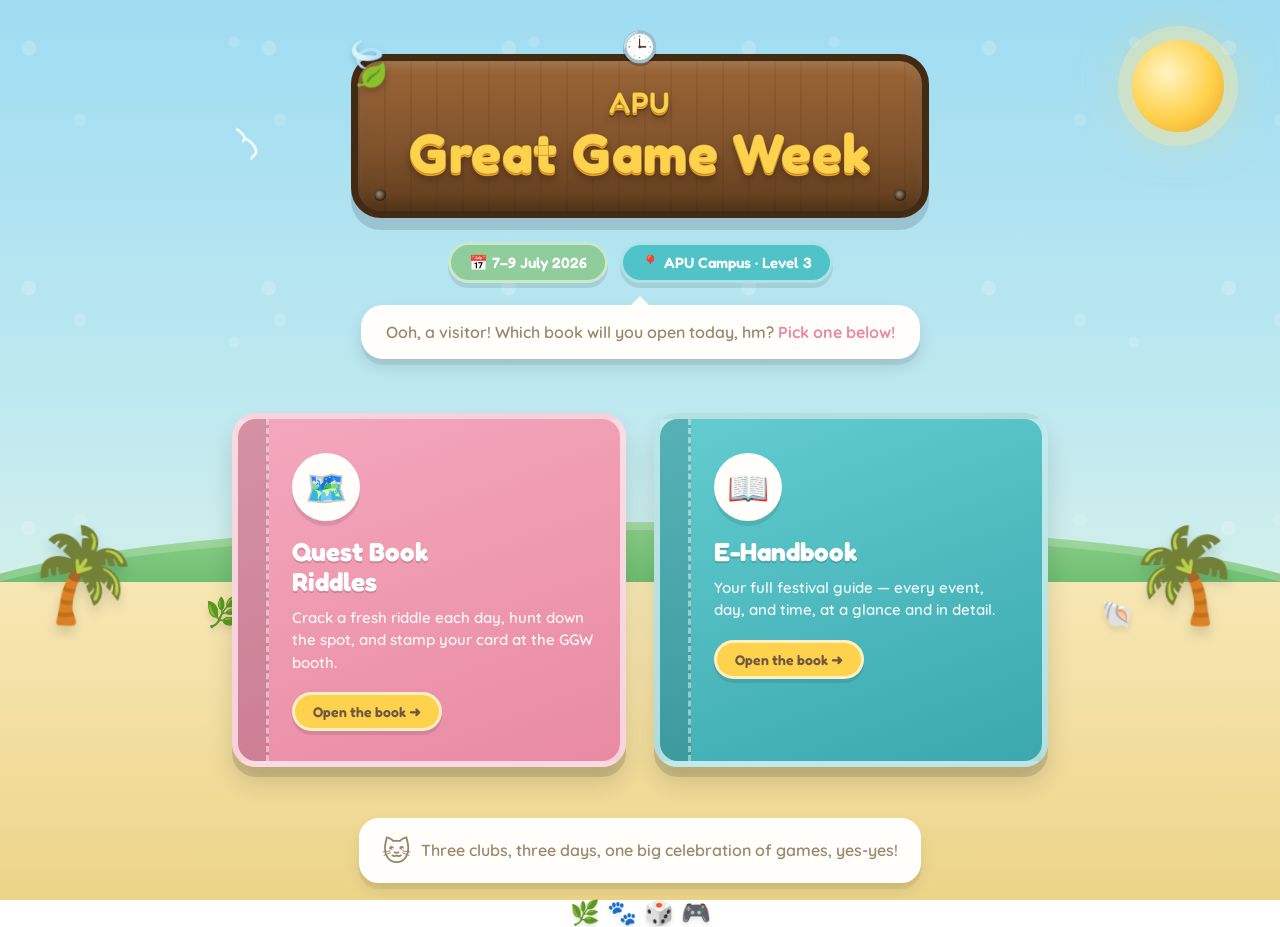
<file: index.html>
<!DOCTYPE html>
<html lang="en">
<head>
  <meta charset="UTF-8" />
  <meta name="viewport" content="width=device-width, initial-scale=1.0" />
  <meta name="theme-color" content="#9fdcf2" />
  <meta name="description" content="APU Great Game Week 2026 — 7 to 9 July at APU Campus. Quest book riddles, esports, board games, and game dev showcases." />
  <title>APU Great Game Week 2026</title>
  <link rel="preconnect" href="https://fonts.googleapis.com" />
  <link rel="preconnect" href="https://fonts.gstatic.com" crossorigin />
  <link href="https://fonts.googleapis.com/css2?family=Fredoka:wght@400;500;600;700&family=Quicksand:wght@500;600;700&display=swap" rel="stylesheet" />
  <link rel="stylesheet" href="styles.css" />
</head>
<body>
  <div class="sky"></div>
  <div class="bg-motifs" aria-hidden="true"></div>
  <div class="clouds" aria-hidden="true">
    <span class="cloud cloud-1">☁️</span>
    <span class="cloud cloud-2">☁️</span>
    <span class="cloud cloud-3">☁️</span>
  </div>
  <div class="sun" aria-hidden="true"></div>
  <div class="birds" aria-hidden="true">
    <span class="bird bird-1"></span>
    <span class="bird bird-2"></span>
  </div>

  <div class="island" aria-hidden="true">
    <div class="sand"></div>
    <span class="palm palm-left">🌴</span>
    <span class="palm palm-right">🌴</span>
    <span class="tuft tuft-1">🌿</span>
    <span class="tuft tuft-2">🌱</span>
    <span class="tuft tuft-3">🌷</span>
    <span class="tuft tuft-4">🐚</span>
    <span class="tuft tuft-5">🌼</span>
  </div>

  <header class="hero">
    <div class="sign">
      <span class="sign-leaf">🍃</span>
      <span class="sign-clock">🕒</span>
      <h1 class="sign-title">APU<br /><span class="sign-title-big">Great Game Week</span></h1>
      <span class="sign-bolt sign-bolt-l"></span>
      <span class="sign-bolt sign-bolt-r"></span>
    </div>
    <div class="hero-tags">
      <span class="tag tag-date">📅 7&ndash;9 July 2026</span>
      <span class="tag tag-place">📍 APU Campus &middot; Level 3</span>
    </div>
    <div class="bubble">
      <p class="hero-sub">Ooh, a visitor! Which book will you open today, hm? <b>Pick one below!</b></p>
    </div>
  </header>

  <main class="choices">
    <a class="choice choice-quest" href="quests.html">
      <span class="choice-icon">🗺️</span>
      <span class="choice-title">Quest Book<br />Riddles</span>
      <span class="choice-desc">Crack a fresh riddle each day, hunt down the spot, and stamp your card at the GGW booth.</span>
      <span class="choice-cta">Open the book ➜</span>
    </a>
    <a class="choice choice-hand" href="handbook.html">
      <span class="choice-icon">📖</span>
      <span class="choice-title">E-Handbook</span>
      <span class="choice-desc">Your full festival guide &mdash; every event, day, and time, at a glance and in detail.</span>
      <span class="choice-cta">Open the book ➜</span>
    </a>
  </main>

  <footer class="footer">
    <div class="footer-tip">
      <span class="footer-villager">🐱</span>
      <p>Three clubs, three days, one big celebration of games, yes-yes!</p>
    </div>
    <div class="footer-logos">🌿 🐾 🎲 🎮</div>
  </footer>
</body>
</html>
</file>
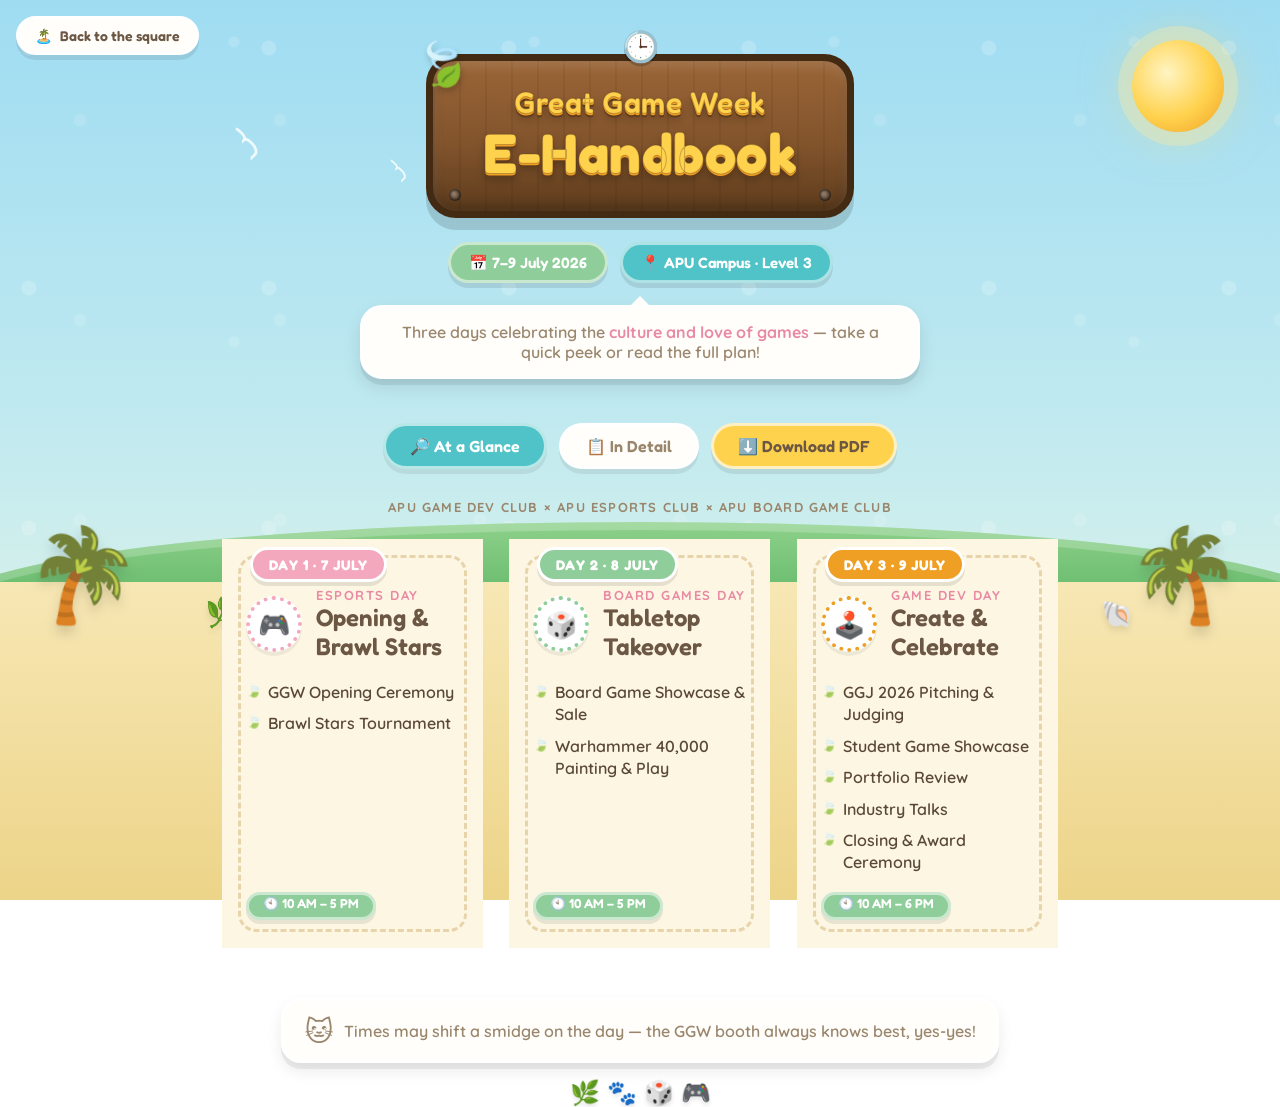
<file: handbook.html>
<!DOCTYPE html>
<html lang="en">
<head>
  <meta charset="UTF-8" />
  <meta name="viewport" content="width=device-width, initial-scale=1.0" />
  <meta name="theme-color" content="#9fdcf2" />
  <title>Great Game Week E-Handbook</title>
  <link rel="preconnect" href="https://fonts.googleapis.com" />
  <link rel="preconnect" href="https://fonts.gstatic.com" crossorigin />
  <link href="https://fonts.googleapis.com/css2?family=Fredoka:wght@400;500;600;700&family=Quicksand:wght@500;600;700&display=swap" rel="stylesheet" />
  <link rel="stylesheet" href="styles.css" />
</head>
<body>
  <div class="sky"></div>
  <div class="bg-motifs" aria-hidden="true"></div>
  <div class="clouds" aria-hidden="true">
    <span class="cloud cloud-1">☁️</span>
    <span class="cloud cloud-2">☁️</span>
    <span class="cloud cloud-3">☁️</span>
  </div>
  <div class="sun" aria-hidden="true"></div>
  <div class="birds" aria-hidden="true">
    <span class="bird bird-1"></span>
    <span class="bird bird-2"></span>
  </div>

  <div class="island" aria-hidden="true">
    <div class="sand"></div>
    <span class="palm palm-left">🌴</span>
    <span class="palm palm-right">🌴</span>
    <span class="tuft tuft-1">🌿</span>
    <span class="tuft tuft-2">🌱</span>
    <span class="tuft tuft-3">🌷</span>
    <span class="tuft tuft-4">🐚</span>
    <span class="tuft tuft-5">🌼</span>
  </div>

  <a class="back-link" href="index.html"><span>🏝️</span> Back to the square</a>

  <header class="hero">
    <div class="sign">
      <span class="sign-leaf">🍃</span>
      <span class="sign-clock">🕒</span>
      <h1 class="sign-title">Great Game Week<br /><span class="sign-title-big">E-Handbook</span></h1>
      <span class="sign-bolt sign-bolt-l"></span>
      <span class="sign-bolt sign-bolt-r"></span>
    </div>
    <div class="hero-tags">
      <span class="tag tag-date">📅 7&ndash;9 July 2026</span>
      <span class="tag tag-place">📍 APU Campus &middot; Level 3</span>
    </div>
    <div class="bubble">
      <p class="hero-sub">Three days celebrating the <b>culture and love of games</b> &mdash; take a quick peek or read the full plan!</p>
    </div>
  </header>

  <main class="handbook">
    <div class="tabs">
      <button class="tab-btn active" data-panel="glance" type="button">🔎 At a Glance</button>
      <button class="tab-btn" data-panel="detail" type="button">📋 In Detail</button>
      <a class="pdf-btn" href="handbook.pdf" download="GGW-2026-E-Handbook.pdf">⬇️ Download PDF</a>
    </div>

    <section id="glance" class="panel active">
      <p class="crew">APU Game Dev Club &times; APU Esports Club &times; APU Board Game Club</p>
      <div class="glance-grid">
        <article class="card day-esports">
          <span class="card-day">Day 1 &middot; 7 July</span>
          <div class="card-head">
            <span class="card-badge">🎮</span>
            <div>
              <div class="card-sub">Esports Day</div>
              <div class="card-title">Opening &amp; Brawl Stars</div>
            </div>
          </div>
          <ul class="event-list">
            <li>GGW Opening Ceremony</li>
            <li>Brawl Stars Tournament</li>
          </ul>
          <span class="glance-hours">🕙 10 AM &ndash; 5 PM</span>
        </article>

        <article class="card day-board">
          <span class="card-day">Day 2 &middot; 8 July</span>
          <div class="card-head">
            <span class="card-badge">🎲</span>
            <div>
              <div class="card-sub">Board Games Day</div>
              <div class="card-title">Tabletop Takeover</div>
            </div>
          </div>
          <ul class="event-list">
            <li>Board Game Showcase &amp; Sale</li>
            <li>Warhammer 40,000 Painting &amp; Play</li>
          </ul>
          <span class="glance-hours">🕙 10 AM &ndash; 5 PM</span>
        </article>

        <article class="card day-dev">
          <span class="card-day">Day 3 &middot; 9 July</span>
          <div class="card-head">
            <span class="card-badge">🕹️</span>
            <div>
              <div class="card-sub">Game Dev Day</div>
              <div class="card-title">Create &amp; Celebrate</div>
            </div>
          </div>
          <ul class="event-list">
            <li>GGJ 2026 Pitching &amp; Judging</li>
            <li>Student Game Showcase</li>
            <li>Portfolio Review</li>
            <li>Industry Talks</li>
            <li>Closing &amp; Award Ceremony</li>
          </ul>
          <span class="glance-hours">🕙 10 AM &ndash; 6 PM</span>
        </article>
      </div>
    </section>

    <section id="detail" class="panel">
      <div class="detail-stack">
        <article class="card day-esports">
          <span class="card-day">Day 1 &middot; 7 July</span>
          <div class="card-head">
            <span class="card-badge">🎮</span>
            <div>
              <div class="card-sub">Esports Day</div>
              <div class="card-title">Opening &amp; Brawl Stars</div>
            </div>
          </div>
          <ul class="tl">
            <li class="tl-row">
              <span class="tl-dot"></span>
              <div class="tl-name">Great Game Week Opening Ceremony<span>The festival officially begins!</span></div>
              <span class="tl-time">10 AM &ndash; 11 AM</span>
            </li>
            <li class="tl-row">
              <span class="tl-dot"></span>
              <div class="tl-name">Brawl Stars Tournament<span>Opening matches all the way to the winner announcement</span></div>
              <span class="tl-time">11:30 AM &ndash; 5 PM</span>
            </li>
          </ul>
          <div class="host">🤝 APU Game Dev Club &times; APU Esports Club</div>
        </article>

        <article class="card day-board">
          <span class="card-day">Day 2 &middot; 8 July</span>
          <div class="card-head">
            <span class="card-badge">🎲</span>
            <div>
              <div class="card-sub">Board Games Day</div>
              <div class="card-title">Tabletop Takeover</div>
            </div>
          </div>
          <ul class="tl">
            <li class="tl-row">
              <span class="tl-dot"></span>
              <div class="tl-name">Warhammer 40,000 Painting &amp; Play Session<span>Paint your own miniature, then take it to the battlefield</span></div>
              <span class="tl-time">10 AM &ndash; 4 PM</span>
            </li>
            <li class="tl-row">
              <span class="tl-dot"></span>
              <div class="tl-name">Board Game Showcase &amp; Sale<span>Try out tabletop favourites and take one home</span></div>
              <span class="tl-time">10 AM &ndash; 4 PM</span>
            </li>
          </ul>
          <div class="host">🤝 APU Game Dev Club &times; APU Board Game Club</div>
        </article>

        <article class="card day-dev">
          <span class="card-day">Day 3 &middot; 9 July</span>
          <div class="card-head">
            <span class="card-badge">🕹️</span>
            <div>
              <div class="card-sub">Game Dev Day</div>
              <div class="card-title">Create &amp; Celebrate</div>
            </div>
          </div>
          <ul class="tl">
            <li class="tl-row">
              <span class="tl-dot"></span>
              <div class="tl-name">GGJ 2026 Pitching<span>Great Game Jam teams pitch their creations to the judges</span></div>
              <span class="tl-time">10 AM &ndash; 12 PM</span>
            </li>
            <li class="tl-row">
              <span class="tl-dot"></span>
              <div class="tl-name">Student Game Showcase<span>Play games made by APU students, all day long</span></div>
              <span class="tl-time">10 AM &ndash; 5 PM</span>
            </li>
            <li class="tl-row">
              <span class="tl-dot"></span>
              <div class="tl-name">Portfolio Review<span>Get your work reviewed by industry professionals</span></div>
              <span class="tl-time">12 PM &ndash; 4 PM</span>
            </li>
            <li class="tl-row">
              <span class="tl-dot"></span>
              <div class="tl-name">Industry Talks<span>Six guest speakers from Malaysian game studios &middot; Auditorium 7</span></div>
              <span class="tl-time">1 PM &ndash; 5:30 PM</span>
              <details class="talks">
                <summary>🎙️ Meet the speakers <span class="talks-arrow">▾</span></summary>
                <ul class="talk-list">
                  <li class="talk">
                    <span class="talk-time">1:00 PM</span>
                    <div class="talk-info">
                      <b>Yiwei P&rsquo;ng</b><span class="talk-studio">Kurechii Studio</span>
                      <p>&ldquo;How Mobile &amp; PC/Console Games Think Differently&rdquo;</p>
                    </div>
                  </li>
                  <li class="talk">
                    <span class="talk-time">1:30 PM</span>
                    <div class="talk-info">
                      <b>Jonathan Chong</b><span class="talk-studio">Bad Moon Studio</span>
                      <p>&ldquo;Building a Creative Career Beyond the Portfolio&rdquo;</p>
                    </div>
                  </li>
                  <li class="talk">
                    <span class="talk-time">2:00 PM</span>
                    <div class="talk-info">
                      <b>Vie Eik</b><span class="talk-studio">Ghost Machine Games</span>
                      <p>&ldquo;Influence, Context and Design of Zhen&rdquo;</p>
                    </div>
                  </li>
                  <li class="talk">
                    <span class="talk-time">2:45 PM</span>
                    <div class="talk-info">
                      <b>Kudoshi</b><span class="talk-studio">Dreamonaut Studios</span>
                      <p>&ldquo;Launching a Studio After Graduation&rdquo;</p>
                    </div>
                  </li>
                  <li class="talk">
                    <span class="talk-time">3:50 PM</span>
                    <div class="talk-info">
                      <b>Shahrizar Roslan</b><span class="talk-studio">Kaigan Games</span>
                      <p>&ldquo;Your First Publisher Deal Will Screw You (And That&rsquo;s Okay)&rdquo;</p>
                    </div>
                  </li>
                  <li class="talk">
                    <span class="talk-time">4:30 PM</span>
                    <div class="talk-info">
                      <b>Jasmine Teoh</b><span class="talk-studio">Omens Studio</span>
                      <p>&ldquo;How Children&rsquo;s Games Shape Young Minds&rdquo;</p>
                    </div>
                  </li>
                </ul>
              </details>
            </li>
            <li class="tl-row">
              <span class="tl-dot"></span>
              <div class="tl-name">Closing &amp; Award Ceremony<span>Winners crowned and the festival wraps up</span></div>
              <span class="tl-time">5:30 PM &ndash; 6 PM</span>
            </li>
          </ul>
          <div class="host">🤝 APU Game Dev Club &times; Great Game Jam</div>
        </article>
      </div>
    </section>
  </main>

  <footer class="footer">
    <div class="footer-tip">
      <span class="footer-villager">🐱</span>
      <p>Times may shift a smidge on the day &mdash; the GGW booth always knows best, yes-yes!</p>
    </div>
    <div class="footer-logos">🌿 🐾 🎲 🎮</div>
  </footer>

  <script>
    (function () {
      "use strict";
      var tabs = document.querySelectorAll(".tab-btn");
      var panels = document.querySelectorAll(".panel");
      tabs.forEach(function (btn) {
        btn.addEventListener("click", function () {
          tabs.forEach(function (b) { b.classList.toggle("active", b === btn); });
          panels.forEach(function (p) { p.classList.toggle("active", p.id === btn.getAttribute("data-panel")); });
        });
      });
    })();
  </script>
</body>
</html>
</file>
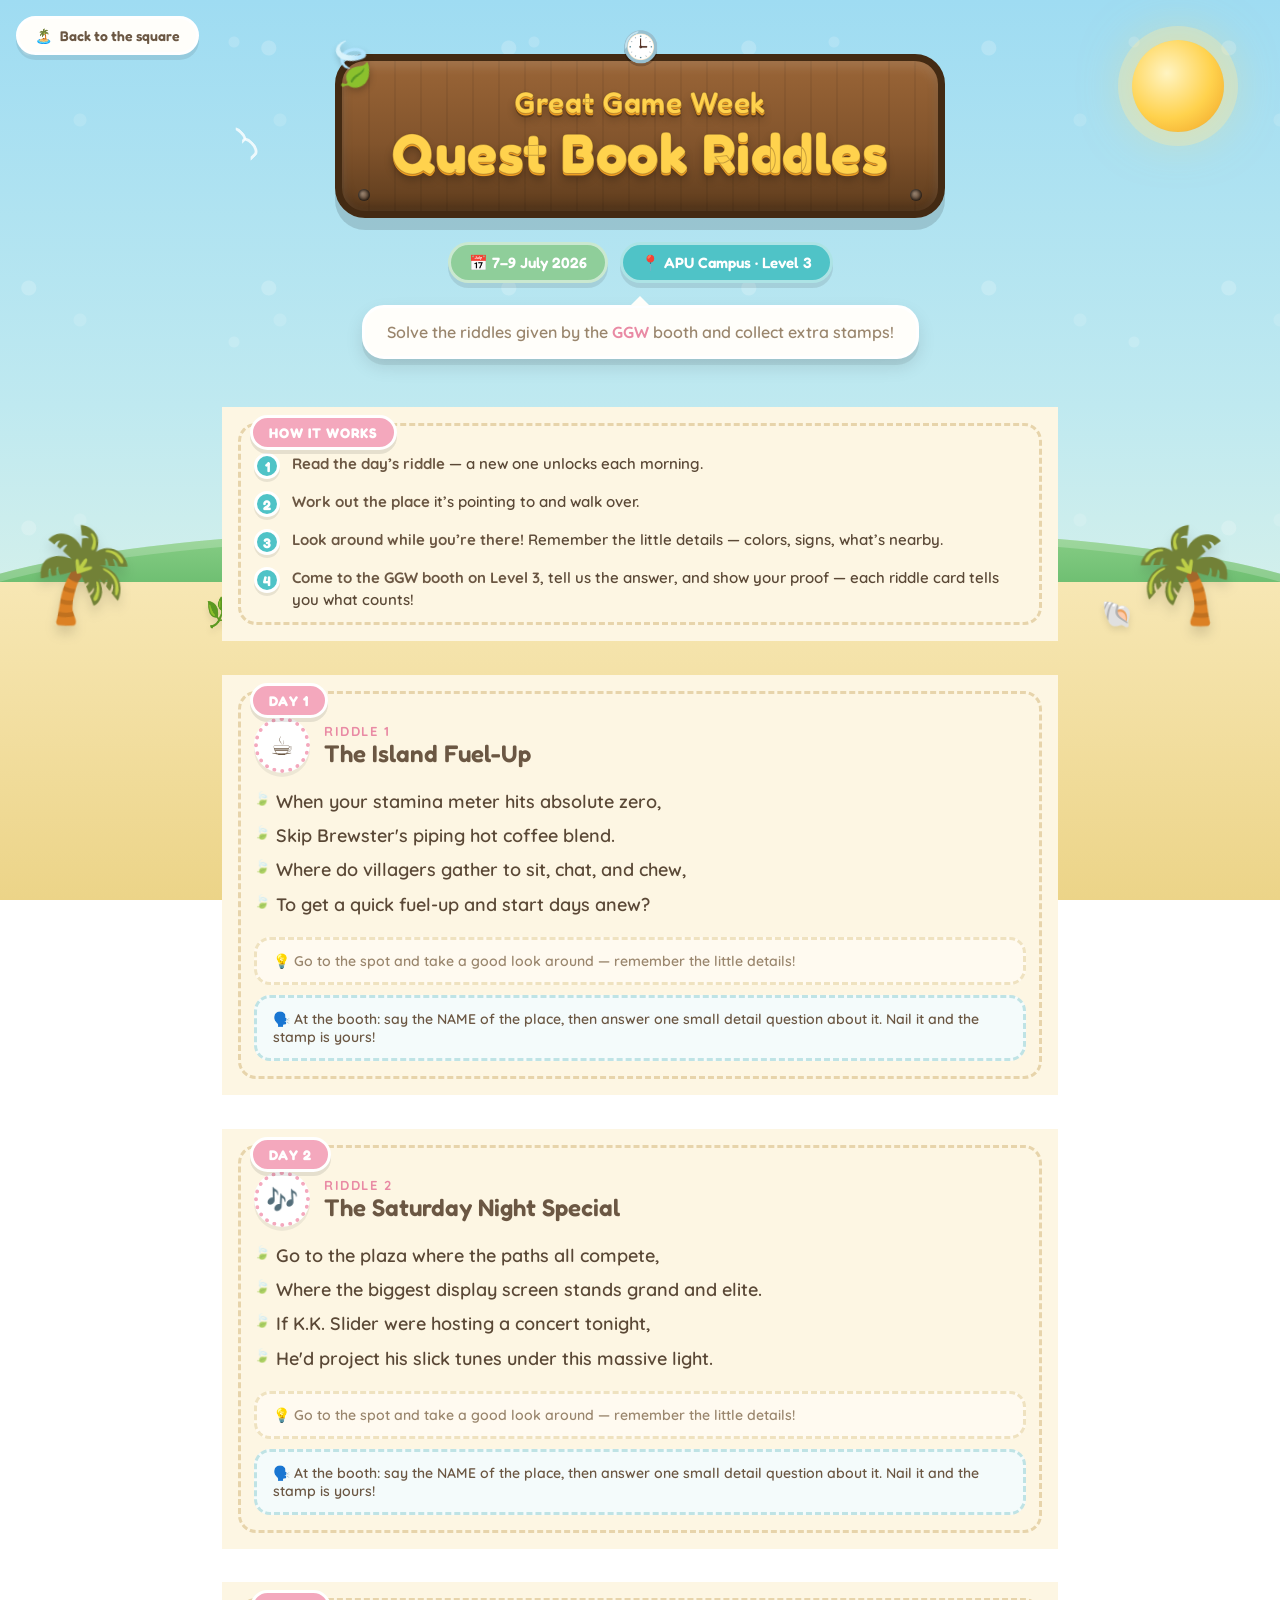
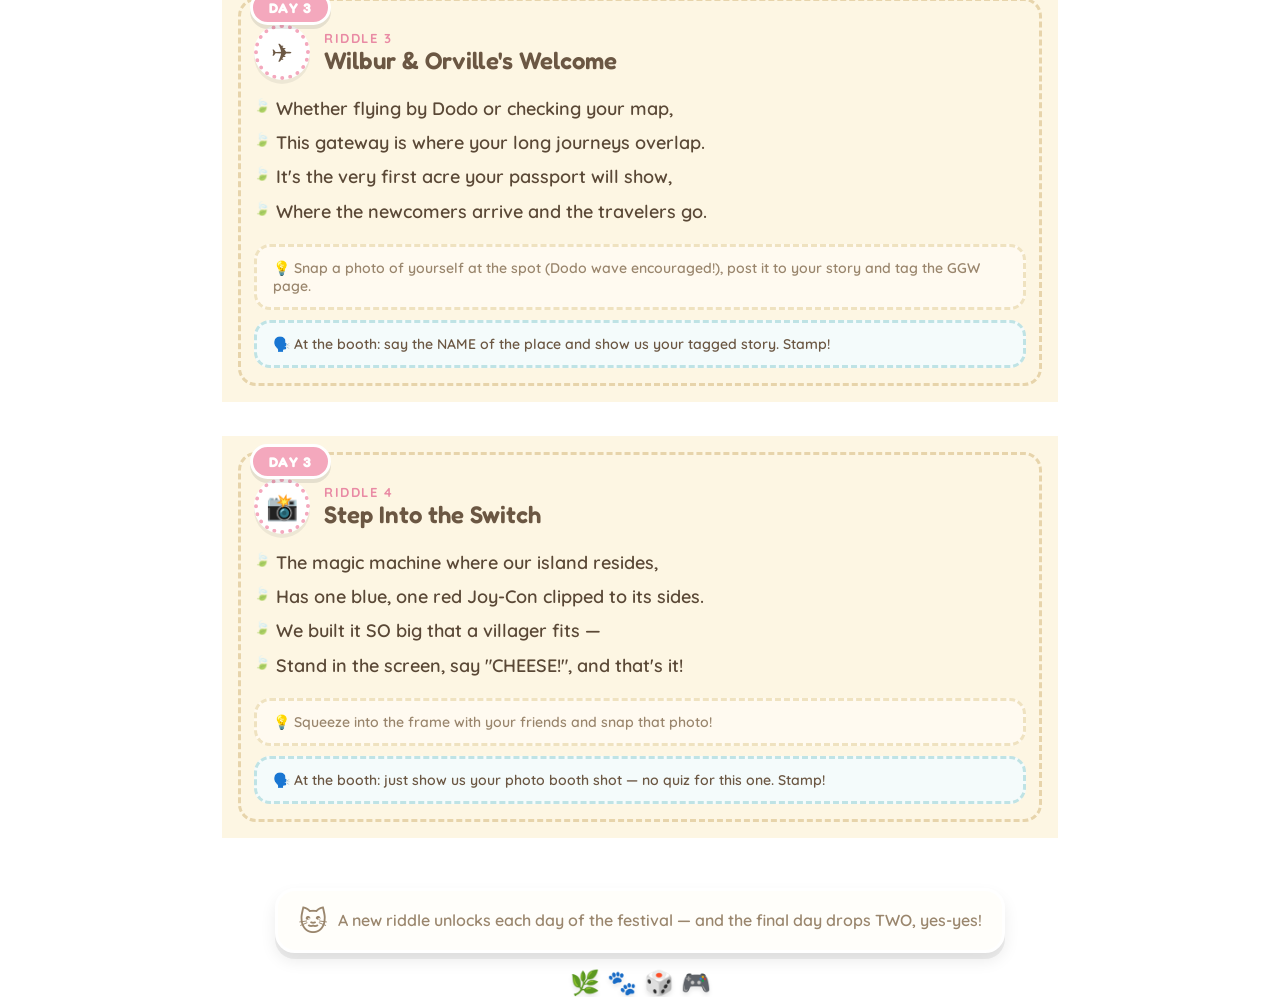
<file: quests.html>
<!DOCTYPE html>
<html lang="en">
<head>
  <meta charset="UTF-8" />
  <meta name="viewport" content="width=device-width, initial-scale=1.0" />
  <meta name="theme-color" content="#9fdcf2" />
  <title>Great Game Week Quest Book Riddles</title>
  <link rel="preconnect" href="https://fonts.googleapis.com" />
  <link rel="preconnect" href="https://fonts.gstatic.com" crossorigin />
  <link href="https://fonts.googleapis.com/css2?family=Fredoka:wght@400;500;600;700&family=Quicksand:wght@500;600;700&display=swap" rel="stylesheet" />
  <link rel="stylesheet" href="styles.css" />
</head>
<body>
  <div class="sky"></div>
  <div class="bg-motifs" aria-hidden="true"></div>
  <div class="clouds" aria-hidden="true">
    <span class="cloud cloud-1">☁️</span>
    <span class="cloud cloud-2">☁️</span>
    <span class="cloud cloud-3">☁️</span>
  </div>
  <div class="sun" aria-hidden="true"></div>
  <div class="birds" aria-hidden="true">
    <span class="bird bird-1"></span>
    <span class="bird bird-2"></span>
  </div>

  <div class="island" aria-hidden="true">
    <div class="sand"></div>
    <span class="palm palm-left">🌴</span>
    <span class="palm palm-right">🌴</span>
    <span class="tuft tuft-1">🌿</span>
    <span class="tuft tuft-2">🌱</span>
    <span class="tuft tuft-3">🌷</span>
    <span class="tuft tuft-4">🐚</span>
    <span class="tuft tuft-5">🌼</span>
  </div>

  <a class="back-link" href="index.html"><span>🏝️</span> Back to the square</a>

  <header class="hero">
    <div class="sign">
      <span class="sign-leaf">🍃</span>
      <span class="sign-clock">🕒</span>
      <h1 class="sign-title">Great Game Week<br /><span class="sign-title-big">Quest Book Riddles</span></h1>
      <span class="sign-bolt sign-bolt-l"></span>
      <span class="sign-bolt sign-bolt-r"></span>
    </div>
    <div class="hero-tags">
      <span class="tag tag-date">📅 7&ndash;9 July 2026</span>
      <span class="tag tag-place">📍 APU Campus &middot; Level 3</span>
    </div>
    <div class="bubble">
      <p class="hero-sub">Solve the riddles given by the <b>GGW</b> booth and collect extra stamps!</p>
    </div>
  </header>

  <section class="howto">
    <article class="card">
      <span class="card-day">How it works</span>
      <ol class="steps">
        <li><span class="step-num">1</span><p><b>Read the day&rsquo;s riddle</b> &mdash; a new one unlocks each morning.</p></li>
        <li><span class="step-num">2</span><p><b>Work out the place</b> it&rsquo;s pointing to and walk over.</p></li>
        <li><span class="step-num">3</span><p><b>Look around while you&rsquo;re there!</b> Remember the little details &mdash; colors, signs, what&rsquo;s nearby.</p></li>
        <li><span class="step-num">4</span><p><b>Come to the GGW booth on Level 3</b>, tell us the answer, and show your proof &mdash; each riddle card tells you what counts!</p></li>
      </ol>
    </article>
  </section>

  <main class="board" id="board"></main>

  <footer class="footer">
    <div class="footer-tip">
      <span class="footer-villager">🐱</span>
      <p>A new riddle unlocks each day of the festival &mdash; and the final day drops TWO, yes-yes!</p>
    </div>
    <div class="footer-logos">🌿 🐾 🎲 🎮</div>
  </footer>

  <script src="script.js"></script>
</body>
</html>
</file>
<file: styles.css>
:root {
  --sky-top: #9fdcf2;
  --sky-mid: #bfe9f0;
  --sky-bot: #d7f1ea;
  --sand: #f7e7b4;
  --sand-edge: #ecd488;
  --grass: #8ed18b;
  --grass-dark: #6fbf72;
  --cream: #fdf6e3;
  --cream-edge: #efe2c0;
  --ink: #6b5743;
  --ink-soft: #9a866d;
  --pink: #f4a8bd;
  --pink-deep: #e98aa4;
  --green: #8fce9a;
  --teal: #4fc3c7;
  --blue: #7ec6e8;
  --wood: #9a6537;
  --wood-mid: #82542c;
  --wood-dark: #5e3c1d;
  --gold: #ffd24d;
  --gold-deep: #ef9f23;
  --locked: #c9bfae;
}

* { box-sizing: border-box; margin: 0; padding: 0; }

html, body { height: 100%; }

html { scrollbar-color: var(--wood) #f5ead0; }

::-webkit-scrollbar { width: 14px; height: 14px; }
::-webkit-scrollbar-track {
  background: linear-gradient(90deg, #f7eed6, #f0e2bd);
  border-left: 3px solid #e7d8b2;
}
::-webkit-scrollbar-thumb {
  background: linear-gradient(180deg, var(--wood) 0%, var(--wood-dark) 100%);
  border-radius: 999px;
  border: 3px solid #f5ead0;
  box-shadow: inset 0 2px 0 #ffffff33;
}
::-webkit-scrollbar-thumb:hover {
  background: linear-gradient(180deg, #ad7440 0%, #6b4623 100%);
}
::-webkit-scrollbar-corner { background: #f5ead0; }

body {
  font-family: "Quicksand", system-ui, sans-serif;
  color: var(--ink);
  min-height: 100vh;
  position: relative;
  overflow-x: hidden;
  padding-bottom: 70px;
}

.sky {
  position: fixed;
  inset: 0;
  background: linear-gradient(180deg, var(--sky-top) 0%, var(--sky-mid) 45%, var(--sky-bot) 70%);
  z-index: -5;
}

.bg-motifs {
  position: fixed;
  inset: 0;
  z-index: -4;
  opacity: 0.5;
  background-image:
    radial-gradient(circle at 12% 20%, #ffffff66 0 7px, transparent 8px),
    radial-gradient(circle at 78% 14%, #ffffff55 0 5px, transparent 6px),
    radial-gradient(circle at 40% 60%, #ffffff44 0 6px, transparent 7px);
  background-size: 240px 240px, 300px 300px, 200px 200px;
  pointer-events: none;
}

.sun {
  position: fixed;
  top: 40px;
  right: 56px;
  width: 92px;
  height: 92px;
  border-radius: 50%;
  background: radial-gradient(circle at 38% 36%, #fff4c2 0%, var(--gold) 55%, var(--gold-deep) 100%);
  box-shadow: 0 0 0 14px #ffe9a155, 0 0 50px #ffd76a88;
  z-index: -3;
  animation: bob 6s ease-in-out infinite;
}

.clouds { position: fixed; inset: 0; z-index: -3; pointer-events: none; }
.cloud {
  position: absolute;
  font-size: 64px;
  filter: drop-shadow(0 6px 0 #00000010) saturate(0) brightness(1.6);
  opacity: 0.92;
}
.cloud-1 { top: 90px; left: -10%; animation: drift 38s linear infinite; }
.cloud-2 { top: 180px; left: -20%; font-size: 46px; animation: drift 52s linear infinite; animation-delay: -10s; }
.cloud-3 { top: 56px; left: -25%; font-size: 80px; animation: drift 64s linear infinite; animation-delay: -28s; }

.birds { position: fixed; inset: 0; z-index: -3; pointer-events: none; }
.bird {
  position: absolute;
  width: 18px; height: 9px;
  border: 3px solid #ffffffcc;
  border-color: #ffffffcc #ffffffcc transparent transparent;
  border-radius: 50% 50% 0 0;
  transform: rotate(45deg);
}
.bird::after {
  content: "";
  position: absolute;
  left: 9px; top: -3px;
  width: 18px; height: 9px;
  border: 3px solid #ffffffcc;
  border-color: #ffffffcc #ffffffcc transparent transparent;
  border-radius: 50% 50% 0 0;
}
.bird-1 { top: 130px; left: 18%; animation: glide 22s linear infinite; }
.bird-2 { top: 160px; left: 30%; transform: rotate(45deg) scale(0.7); animation: glide 30s linear infinite; animation-delay: -8s; }

.island { position: fixed; left: 0; right: 0; bottom: 0; height: 42vh; z-index: -2; pointer-events: none; }
.sand {
  position: absolute;
  left: -4%; right: -4%; bottom: 0;
  height: 100%;
  background:
    linear-gradient(180deg, var(--grass) 0%, var(--grass-dark) 16%, var(--sand) 16%, var(--sand-edge) 100%);
  border-radius: 50% 50% 0 0 / 22% 22% 0 0;
  box-shadow: inset 0 8px 0 #ffffff33;
}
.palm { position: absolute; bottom: 30vh; font-size: 92px; filter: drop-shadow(0 8px 6px #00000022); }
.palm-left { left: 2%; transform: scaleX(-1) rotate(-4deg); }
.palm-right { right: 3%; transform: rotate(-2deg); }
.tuft { position: absolute; font-size: 30px; filter: drop-shadow(0 4px 3px #00000018); }
.tuft-1 { left: 16%; bottom: 30vh; }
.tuft-2 { left: 70%; bottom: 31vh; font-size: 24px; }
.tuft-3 { left: 40%; bottom: 30.5vh; }
.tuft-4 { left: 86%; bottom: 30vh; font-size: 26px; }
.tuft-5 { left: 26%; bottom: 30.5vh; font-size: 22px; }

.hero { text-align: center; padding: 54px 20px 14px; position: relative; z-index: 1; }

.sign {
  position: relative;
  display: inline-block;
  background:
    repeating-linear-gradient(90deg, #00000010 0 2px, transparent 2px 26px),
    linear-gradient(180deg, var(--wood) 0%, var(--wood-mid) 55%, var(--wood-dark) 100%);
  border: 7px solid #432a13;
  border-radius: 30px;
  padding: 26px 50px 30px;
  box-shadow: 0 12px 0 #00000022, inset 0 5px 12px #ffffff22, inset 0 -6px 12px #00000033;
  animation: pop 0.7s cubic-bezier(0.2, 1.4, 0.4, 1) both;
}

.sign-leaf {
  position: absolute;
  top: -26px;
  left: -18px;
  font-size: 44px;
  transform: rotate(-18deg);
  filter: drop-shadow(0 4px 3px #00000033);
  animation: sway 4s ease-in-out infinite;
}

.sign-clock {
  position: absolute;
  top: -34px;
  left: 50%;
  transform: translateX(-50%);
  font-size: 30px;
  filter: drop-shadow(0 3px 0 #00000033);
}

.sign-bolt {
  position: absolute;
  bottom: 10px;
  width: 12px; height: 12px;
  border-radius: 50%;
  background: radial-gradient(circle at 35% 35%, #fff6, #00000055);
  box-shadow: inset 0 0 4px #000;
}
.sign-bolt-l { left: 16px; }
.sign-bolt-r { right: 16px; }

.sign-title {
  font-family: "Fredoka", sans-serif;
  font-weight: 600;
  letter-spacing: 0.5px;
  line-height: 1.05;
  color: var(--gold);
  font-size: clamp(18px, 3.6vw, 30px);
  text-shadow: 0 2px 0 var(--gold-deep), 0 4px 0 var(--wood-dark), 0 6px 8px #00000044;
  -webkit-text-stroke: 1px #5e3c1d55;
}

.sign-title-big {
  display: inline-block;
  margin-top: 4px;
  font-size: clamp(30px, 6.4vw, 56px);
  font-weight: 700;
}

.hero-tags {
  margin-top: 24px;
  display: flex;
  gap: 12px;
  justify-content: center;
  flex-wrap: wrap;
}

.tag {
  font-family: "Fredoka", sans-serif;
  font-weight: 600;
  color: #fff;
  padding: 8px 18px;
  border-radius: 999px;
  font-size: 15px;
  border: 3px solid #ffffff88;
  box-shadow: 0 5px 0 #00000018;
}
.tag-date { background: var(--green); }
.tag-place { background: var(--teal); }

.bubble {
  position: relative;
  display: inline-block;
  margin: 22px auto 0;
  max-width: 560px;
  background: #fffefa;
  border: 3px solid #ffffff;
  border-radius: 22px;
  padding: 14px 22px;
  box-shadow: 0 6px 0 #00000012, 0 8px 18px #0000001a;
}
.bubble::after {
  content: "";
  position: absolute;
  top: -12px;
  left: 50%;
  transform: translateX(-50%);
  border: 10px solid transparent;
  border-bottom-color: #fffefa;
  border-top: 0;
}
.hero-sub { color: var(--ink-soft); font-weight: 600; font-size: 16px; }
.hero-sub b { color: var(--pink-deep); }

.board {
  max-width: 880px;
  margin: 34px auto 0;
  padding: 0 22px;
  display: grid;
  gap: 34px;
  position: relative;
  z-index: 1;
}

.howto {
  max-width: 880px;
  margin: 34px auto 0;
  padding: 0 22px;
  position: relative;
  z-index: 1;
}
.howto .card { padding: 46px 32px 30px; }

.steps {
  list-style: none;
  display: grid;
  gap: 12px;
}
.steps li { display: flex; gap: 12px; align-items: flex-start; }
.steps p { font-weight: 600; font-size: 15px; color: #5a4836; line-height: 1.45; }
.steps b { color: var(--ink); }

.step-num {
  flex: 0 0 auto;
  width: 26px;
  height: 26px;
  border-radius: 50%;
  background: var(--teal);
  color: #fff;
  border: 3px solid #fff;
  font-family: "Fredoka", sans-serif;
  font-weight: 700;
  font-size: 14px;
  display: grid;
  place-items: center;
  box-shadow: 0 3px 0 #00000015;
}

.card {
  --scallop: 13px;
  position: relative;
  background: var(--cream);
  padding: 30px 32px 34px;
  filter: drop-shadow(0 12px 14px #0000001f);
  -webkit-mask:
    radial-gradient(var(--scallop) at 50% 0, #0000 98%, #000 100%) 50% 0 / 44px 100% repeat-x,
    radial-gradient(var(--scallop) at 50% 100%, #0000 98%, #000 100%) 50% 100% / 44px 100% repeat-x,
    radial-gradient(var(--scallop) at 0 50%, #0000 98%, #000 100%) 0 50% / 100% 44px repeat-y,
    radial-gradient(var(--scallop) at 100% 50%, #0000 98%, #000 100%) 100% 50% / 100% 44px repeat-y,
    linear-gradient(#000, #000) center / calc(100% - 26px) calc(100% - 26px) no-repeat;
          mask:
    radial-gradient(var(--scallop) at 50% 0, #0000 98%, #000 100%) 50% 0 / 44px 100% repeat-x,
    radial-gradient(var(--scallop) at 50% 100%, #0000 98%, #000 100%) 50% 100% / 44px 100% repeat-x,
    radial-gradient(var(--scallop) at 0 50%, #0000 98%, #000 100%) 0 50% / 100% 44px repeat-y,
    radial-gradient(var(--scallop) at 100% 50%, #0000 98%, #000 100%) 100% 50% / 100% 44px repeat-y,
    linear-gradient(#000, #000) center / calc(100% - 26px) calc(100% - 26px) no-repeat;
  animation: pop 0.55s cubic-bezier(0.2, 1.4, 0.4, 1) both;
}
.card::after {
  content: "";
  position: absolute;
  inset: 16px;
  border: 3px dashed #e7d4ab;
  border-radius: 18px;
  pointer-events: none;
}
.card:nth-child(2) { animation-delay: 0.08s; }
.card:nth-child(3) { animation-delay: 0.16s; }
.card.unlocked:hover { animation: wobble 0.6s ease-in-out; }

.card-day {
  position: absolute;
  top: 8px;
  left: 28px;
  z-index: 2;
  background: var(--pink);
  color: #fff;
  font-family: "Fredoka", sans-serif;
  font-weight: 700;
  font-size: 14px;
  letter-spacing: 1px;
  padding: 6px 16px;
  border-radius: 999px;
  border: 3px solid #fff;
  box-shadow: 0 4px 0 #00000018;
  text-transform: uppercase;
}

.card-head {
  display: flex;
  align-items: center;
  gap: 14px;
  margin: 12px 0 16px;
}

.card-badge {
  width: 56px;
  height: 56px;
  flex: 0 0 auto;
  display: grid;
  place-items: center;
  border-radius: 50%;
  font-size: 26px;
  background: #fff;
  border: 4px dotted var(--pink);
  box-shadow: 0 4px 0 #00000010;
}

.card-title {
  font-family: "Fredoka", sans-serif;
  font-weight: 600;
  font-size: 24px;
  color: var(--ink);
}

.card-sub {
  font-size: 13px;
  font-weight: 700;
  color: var(--pink-deep);
  text-transform: uppercase;
  letter-spacing: 1.5px;
}

.riddle-lines {
  list-style: none;
  display: grid;
  gap: 9px;
  margin-top: 6px;
}
.riddle-lines li {
  font-size: 18px;
  font-weight: 600;
  line-height: 1.4;
  color: #5a4836;
  padding-left: 22px;
  position: relative;
}
.riddle-lines li::before {
  content: "🍃";
  position: absolute;
  left: 0;
  font-size: 13px;
  opacity: 0.7;
}

.hint, .say {
  margin-top: 20px;
  font-size: 14px;
  font-weight: 600;
  color: var(--ink-soft);
  background: #fffaf0;
  border: 3px dashed var(--cream-edge);
  border-radius: 16px;
  padding: 12px 16px;
}
.hint::before { content: "💡 "; }
.say { margin-top: 10px; color: var(--ink); border-color: #bfe3e5; background: #f4fbfb; }
.say::before { content: "🗣️ "; }

.card.locked { background: repeating-linear-gradient(135deg, #efe7d6 0 18px, #e9e0cb 18px 36px); }
.card.locked::after { border-color: #d8caac; }
.card.locked .card-day { background: var(--locked); }

.locked-body { text-align: center; padding: 10px 0 2px; }

.lock-icon { font-size: 46px; filter: grayscale(0.15); animation: bob 3s ease-in-out infinite; display: inline-block; }

.locked-title {
  font-family: "Fredoka", sans-serif;
  font-weight: 600;
  font-size: 21px;
  color: var(--ink-soft);
  margin: 10px 0 4px;
}

.locked-date { font-weight: 700; color: var(--ink-soft); font-size: 15px; }

.countdown { margin: 18px auto 0; display: inline-flex; gap: 9px; }

.cd-unit {
  background: #fff;
  border: 3px solid #e7dcc4;
  border-radius: 16px;
  padding: 9px 12px;
  min-width: 64px;
  box-shadow: 0 4px 0 #00000010;
}
.cd-num {
  font-family: "Fredoka", sans-serif;
  font-weight: 700;
  font-size: 25px;
  color: var(--teal);
  line-height: 1;
}
.cd-lab {
  display: block;
  font-size: 11px;
  font-weight: 700;
  text-transform: uppercase;
  letter-spacing: 1px;
  color: var(--ink-soft);
  margin-top: 5px;
}

.footer { text-align: center; margin-top: 50px; position: relative; z-index: 1; }
.footer-tip {
  display: inline-flex;
  align-items: center;
  gap: 10px;
  background: #fffefa;
  border: 3px solid #fff;
  border-radius: 20px;
  padding: 12px 20px;
  color: var(--ink-soft);
  font-weight: 600;
  box-shadow: 0 6px 0 #00000010, 0 8px 16px #00000014;
}
.footer-villager { font-size: 28px; }
.footer-logos { font-size: 24px; margin-top: 14px; filter: drop-shadow(0 3px 2px #00000018); }

.back-link {
  position: absolute;
  top: 16px;
  left: 16px;
  z-index: 5;
  display: inline-flex;
  align-items: center;
  gap: 8px;
  font-family: "Fredoka", sans-serif;
  font-weight: 600;
  font-size: 14px;
  color: var(--ink);
  text-decoration: none;
  background: #fffefa;
  border: 3px solid #fff;
  border-radius: 999px;
  padding: 8px 16px;
  box-shadow: 0 5px 0 #00000015;
  transition: transform 0.2s ease;
}
.back-link:hover { transform: translateY(-2px) rotate(-1deg); }

.choices {
  max-width: 860px;
  margin: 40px auto 0;
  padding: 0 22px;
  display: grid;
  grid-template-columns: repeat(auto-fit, minmax(280px, 1fr));
  gap: 28px;
  position: relative;
  z-index: 1;
}

.choice {
  position: relative;
  display: block;
  text-decoration: none;
  border-radius: 24px;
  padding: 34px 26px 30px 54px;
  border: 6px solid #ffffff99;
  box-shadow: 0 10px 0 #00000020, 0 16px 26px #00000022;
  overflow: hidden;
  transition: transform 0.25s cubic-bezier(0.2, 1.4, 0.4, 1);
  animation: pop 0.6s cubic-bezier(0.2, 1.4, 0.4, 1) both;
}
.choice:nth-child(2) { animation-delay: 0.1s; }
.choice:hover { transform: translateY(-6px) rotate(-1deg); }
.choice::before {
  content: "";
  position: absolute;
  top: 0;
  bottom: 0;
  left: 0;
  width: 28px;
  background: #00000022;
  border-right: 3px dashed #ffffff77;
}
.choice-quest { background: linear-gradient(160deg, var(--pink) 0%, var(--pink-deep) 100%); }
.choice-hand { background: linear-gradient(160deg, #63cdd1 0%, #3aa8ad 100%); }

.choice-icon {
  width: 68px;
  height: 68px;
  display: grid;
  place-items: center;
  background: #fffefa;
  border-radius: 50%;
  font-size: 34px;
  border: 4px dotted #ffffffbb;
  box-shadow: 0 5px 0 #00000018;
}

.choice-title {
  display: block;
  font-family: "Fredoka", sans-serif;
  font-weight: 700;
  font-size: 26px;
  line-height: 1.15;
  color: #fff;
  margin-top: 16px;
  text-shadow: 0 2px 0 #00000025;
}

.choice-desc {
  display: block;
  margin-top: 10px;
  color: #ffffffea;
  font-weight: 600;
  font-size: 15px;
  line-height: 1.5;
}

.choice-cta {
  display: inline-block;
  margin-top: 18px;
  font-family: "Fredoka", sans-serif;
  font-weight: 600;
  font-size: 14px;
  color: var(--ink);
  background: var(--gold);
  padding: 8px 18px;
  border-radius: 999px;
  border: 3px solid #ffffffaa;
  box-shadow: 0 4px 0 #00000018;
}

.handbook {
  max-width: 880px;
  margin: 30px auto 0;
  padding: 0 22px;
  position: relative;
  z-index: 1;
}

.tabs {
  display: flex;
  justify-content: center;
  gap: 12px;
  flex-wrap: wrap;
}

.tab-btn {
  font-family: "Fredoka", sans-serif;
  font-weight: 600;
  font-size: 16px;
  cursor: pointer;
  color: var(--ink-soft);
  background: #fffefa;
  border: 3px solid #fff;
  border-radius: 999px;
  padding: 10px 24px;
  box-shadow: 0 5px 0 #00000012;
  transition: transform 0.2s ease, background 0.2s ease, color 0.2s ease;
}
.tab-btn:hover { transform: translateY(-2px); }
.tab-btn.active { background: var(--teal); color: #fff; border-color: #ffffff99; }

.pdf-btn {
  display: inline-flex;
  align-items: center;
  gap: 6px;
  text-decoration: none;
  font-family: "Fredoka", sans-serif;
  font-weight: 600;
  font-size: 16px;
  color: var(--ink);
  background: var(--gold);
  border: 3px solid #ffffffaa;
  border-radius: 999px;
  padding: 10px 24px;
  box-shadow: 0 5px 0 #00000015;
  transition: transform 0.2s ease;
}
.pdf-btn:hover { transform: translateY(-2px) rotate(-1deg); }

.panel { display: none; margin-top: 30px; }
.panel.active { display: block; animation: pop 0.45s cubic-bezier(0.2, 1.4, 0.4, 1) both; }

.crew {
  text-align: center;
  font-weight: 700;
  font-size: 13px;
  letter-spacing: 1.2px;
  text-transform: uppercase;
  color: var(--ink-soft);
  margin-bottom: 24px;
}

.glance-grid {
  display: grid;
  grid-template-columns: repeat(auto-fit, minmax(250px, 1fr));
  gap: 26px;
}
.glance-grid .card { padding: 36px 24px 28px; display: flex; flex-direction: column; align-items: flex-start; }
.glance-grid .card-head, .glance-grid .event-list { align-self: stretch; }
.glance-grid .glance-hours { margin-top: auto; padding-top: 0; }
.glance-grid .event-list { margin-bottom: 18px; }

.event-list {
  list-style: none;
  display: grid;
  gap: 9px;
  margin-top: 4px;
}
.event-list li {
  font-size: 16px;
  font-weight: 600;
  line-height: 1.4;
  color: #5a4836;
  padding-left: 22px;
  position: relative;
}
.event-list li::before {
  content: "🍃";
  position: absolute;
  left: 0;
  font-size: 13px;
  opacity: 0.7;
}

.glance-hours {
  display: inline-block;
  margin-top: 18px;
  font-family: "Fredoka", sans-serif;
  font-weight: 600;
  font-size: 13px;
  color: #fff;
  background: var(--green);
  padding: 6px 14px;
  border-radius: 999px;
  border: 3px solid #ffffff88;
  box-shadow: 0 4px 0 #00000015;
}

.detail-stack { display: grid; gap: 32px; }

.tl {
  list-style: none;
  margin-top: 8px;
  display: grid;
}
.tl-row {
  display: flex;
  align-items: center;
  gap: 14px;
  flex-wrap: wrap;
  padding: 14px 2px;
}
.tl-row + .tl-row { border-top: 3px dashed var(--cream-edge); }

.tl-dot {
  width: 14px;
  height: 14px;
  flex: 0 0 auto;
  border-radius: 50%;
  background: var(--pink);
  border: 3px solid #fff;
  box-shadow: 0 2px 0 #00000015;
}

.tl-name {
  flex: 1;
  min-width: 180px;
  font-weight: 700;
  font-size: 17px;
  line-height: 1.35;
  color: #5a4836;
}
.tl-name span {
  display: block;
  margin-top: 2px;
  font-size: 13px;
  font-weight: 600;
  color: var(--ink-soft);
}

.tl-time {
  font-family: "Fredoka", sans-serif;
  font-weight: 600;
  font-size: 14px;
  color: #fff;
  background: var(--teal);
  padding: 6px 14px;
  border-radius: 999px;
  border: 3px solid #ffffff88;
  box-shadow: 0 4px 0 #00000015;
  white-space: nowrap;
}

.talks { flex-basis: 100%; margin-left: 28px; }

.talks summary {
  list-style: none;
  display: inline-flex;
  align-items: center;
  gap: 8px;
  cursor: pointer;
  font-family: "Fredoka", sans-serif;
  font-weight: 600;
  font-size: 13px;
  color: var(--ink);
  background: var(--gold);
  border: 3px solid #ffffffaa;
  border-radius: 999px;
  padding: 7px 16px;
  box-shadow: 0 4px 0 #00000015;
  transition: transform 0.2s ease;
  user-select: none;
}
.talks summary:hover { transform: translateY(-2px) rotate(-1deg); }
.talks summary::-webkit-details-marker { display: none; }

.talks-arrow { font-size: 11px; transition: transform 0.25s ease; }
.talks[open] .talks-arrow { transform: rotate(180deg); }

.talk-list {
  list-style: none;
  margin-top: 12px;
  background: #fffaf0;
  border: 3px dashed var(--cream-edge);
  border-radius: 16px;
  padding: 14px 16px;
  display: grid;
  gap: 12px;
  animation: pop 0.35s cubic-bezier(0.2, 1.4, 0.4, 1) both;
}

.talk { display: flex; gap: 12px; align-items: flex-start; flex-wrap: wrap; }
.talk + .talk { border-top: 3px dashed #f3e9d2; padding-top: 12px; }

.talk-time {
  font-family: "Fredoka", sans-serif;
  font-weight: 600;
  font-size: 12px;
  color: #fff;
  background: var(--gold-deep);
  padding: 4px 10px;
  border-radius: 999px;
  border: 2px solid #ffffff88;
  box-shadow: 0 3px 0 #00000012;
  white-space: nowrap;
  flex: 0 0 auto;
  margin-top: 1px;
}

.talk-info { flex: 1; min-width: 180px; }
.talk-info b { font-size: 15px; color: #5a4836; }
.talk-studio {
  margin-left: 8px;
  font-size: 11px;
  font-weight: 700;
  text-transform: uppercase;
  letter-spacing: 1px;
  color: var(--pink-deep);
}
.talk-info p { margin-top: 2px; font-size: 13px; font-weight: 600; color: var(--ink-soft); }

.host {
  margin-top: 18px;
  font-size: 13px;
  font-weight: 700;
  color: var(--ink-soft);
}

.day-esports .card-day, .day-esports .tl-dot { background: var(--pink); }
.day-board .card-day, .day-board .tl-dot { background: var(--green); }
.day-dev .card-day, .day-dev .tl-dot { background: var(--gold-deep); }
.day-esports .card-badge { border-color: var(--pink); }
.day-board .card-badge { border-color: var(--green); }
.day-dev .card-badge { border-color: var(--gold-deep); }

@keyframes pop {
  0% { opacity: 0; transform: scale(0.92) translateY(14px); }
  100% { opacity: 1; transform: scale(1) translateY(0); }
}
@keyframes wobble {
  0%, 100% { transform: rotate(0deg); }
  25% { transform: rotate(-1.2deg); }
  75% { transform: rotate(1.2deg); }
}
@keyframes bob {
  0%, 100% { transform: translateY(0); }
  50% { transform: translateY(-7px); }
}
@keyframes sway {
  0%, 100% { transform: rotate(-18deg); }
  50% { transform: rotate(-6deg); }
}
@keyframes drift {
  0% { transform: translateX(0); }
  100% { transform: translateX(135vw); }
}
@keyframes glide {
  0% { transform: rotate(45deg) translateX(0); }
  100% { transform: rotate(45deg) translateX(90vw); }
}

@media (max-width: 720px) {
  .sun { top: 24px; right: 24px; width: 64px; height: 64px; box-shadow: 0 0 0 10px #ffe9a155, 0 0 36px #ffd76a88; }
  .footer-tip { max-width: calc(100% - 32px); text-align: left; }
}

@media (max-width: 520px) {
  .back-link { top: 12px; left: 12px; padding: 7px 14px; font-size: 13px; }
  .back-link + .hero { padding-top: 78px; }
  .hero { padding: 48px 16px 12px; }
  .sign { padding: 20px 22px 24px; border-width: 6px; border-radius: 24px; }
  .sign-title { font-size: clamp(15px, 4.4vw, 22px); }
  .sign-title-big { font-size: clamp(24px, 8vw, 40px); }
  .sign-leaf { font-size: 34px; top: -20px; left: -12px; }
  .hero-tags { margin-top: 20px; gap: 8px; }
  .tag { font-size: 13px; padding: 7px 14px; }
  .bubble { padding: 12px 18px; }
  .hero-sub { font-size: 15px; }
  .board, .handbook, .choices { padding-left: 16px; padding-right: 16px; }
  .board { gap: 26px; }
  .choices { margin-top: 28px; gap: 20px; }
  .choice { padding: 26px 20px 24px 44px; }
  .choice::before { width: 24px; }
  .choice-icon { width: 58px; height: 58px; font-size: 28px; }
  .choice-title { font-size: 22px; }
  .choice-desc { font-size: 14px; }
  .card { padding: 26px 22px 30px; }
  .card-title { font-size: 20px; }
  .card-badge { width: 48px; height: 48px; font-size: 22px; }
  .riddle-lines li { font-size: 16px; }
  .event-list li { font-size: 15px; }
  .hint, .say { font-size: 13px; }
  .cd-unit { min-width: 54px; padding: 8px 9px; }
  .cd-num { font-size: 22px; }
  .palm { font-size: 64px; }
  .tuft { font-size: 22px; }
  .tab-btn { font-size: 15px; padding: 9px 20px; }
  .glance-grid { gap: 20px; }
  .detail-stack { gap: 24px; }
  .tl-row { padding: 12px 0; align-items: flex-start; }
  .tl-dot { margin-top: 5px; }
  .tl-name { min-width: 160px; font-size: 16px; }
  .tl-time { margin-left: 28px; font-size: 13px; }
  .talks { margin-left: 0; }
  .talk-list { padding: 12px; }
  .talk-info b { font-size: 14px; }
  .talk-studio { display: block; margin-left: 0; margin-top: 1px; }
  .footer { margin-top: 38px; }
  .footer-tip { font-size: 14px; padding: 11px 16px; gap: 8px; }
  .footer-villager { font-size: 24px; }
}

@media (max-width: 360px) {
  .sign-title-big { font-size: 22px; }
  .choices { grid-template-columns: 1fr; }
  .glance-grid { grid-template-columns: 1fr; }
  .tl-name { min-width: 130px; }
}

@media (prefers-reduced-motion: reduce) {
  * { animation: none !important; }
}
</file>
